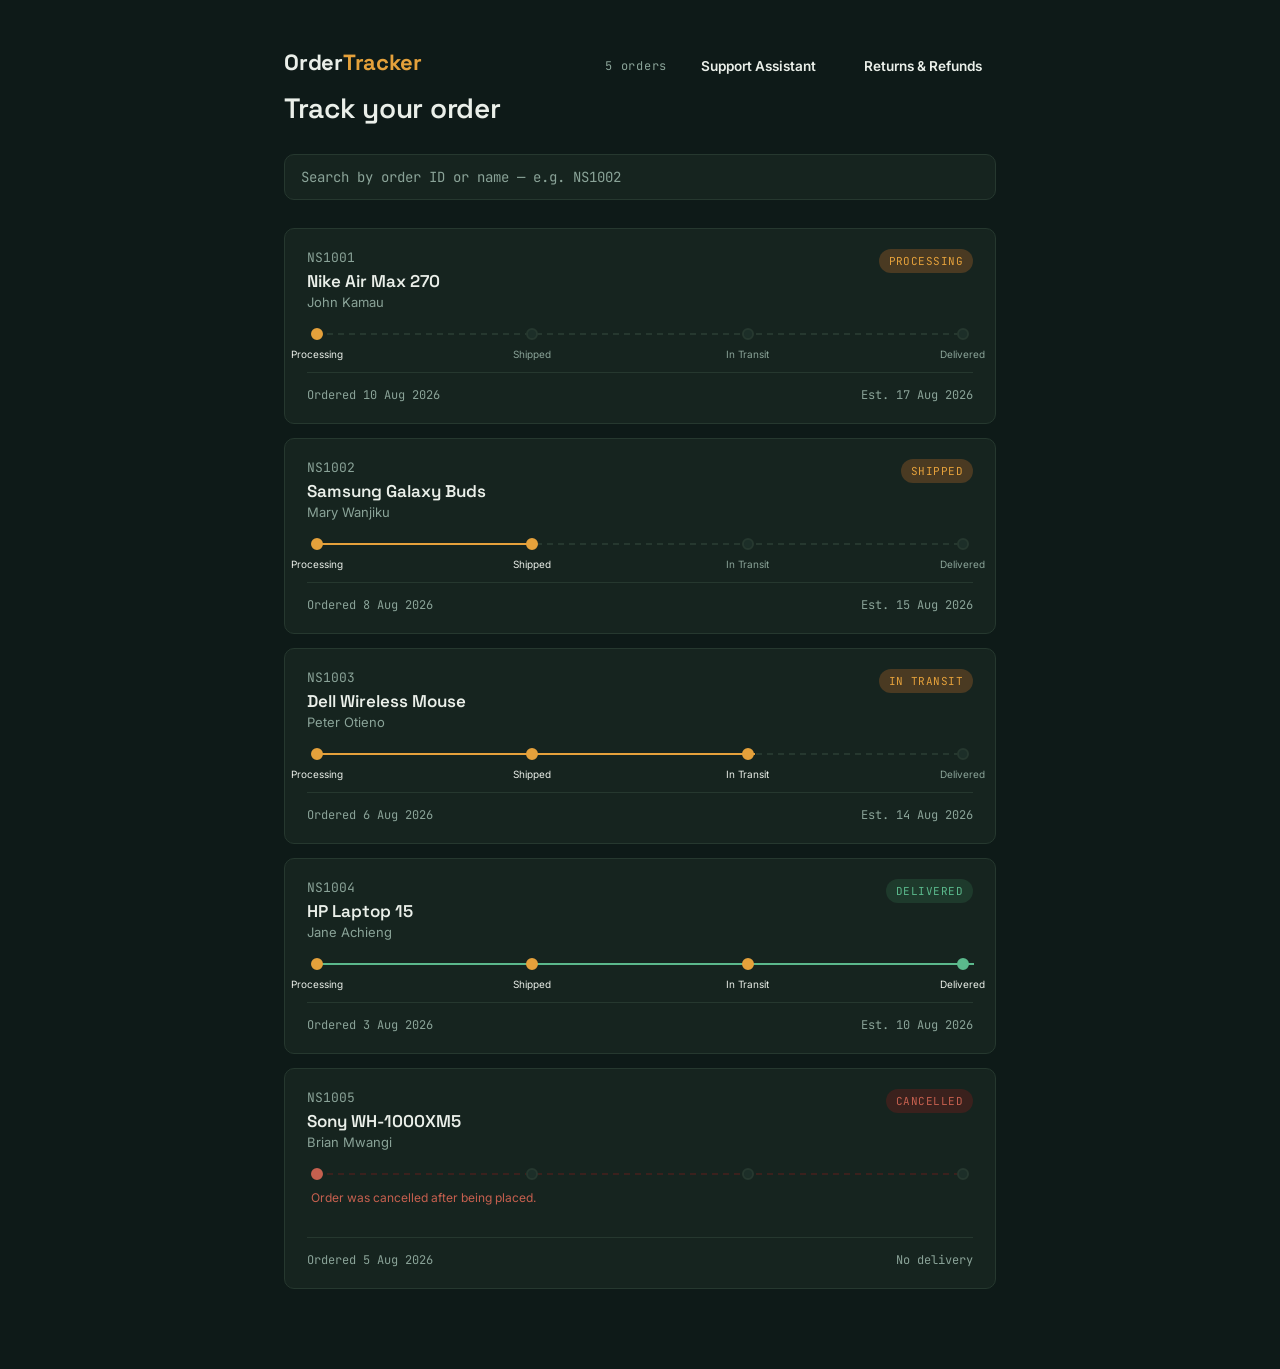
<file: frontend/index.html>
<!DOCTYPE html>
<html lang="en">
<head>
  <meta charset="UTF-8">
  <meta name="viewport" content="width=device-width, initial-scale=1.0">

  <title>Order Tracker</title>

  <link rel="preconnect" href="https://fonts.googleapis.com">

  <link
    href="https://fonts.googleapis.com/css2?family=Space+Grotesk:wght@500;600;700&family=Inter:wght@400;500;600&family=JetBrains+Mono:wght@400;500&display=swap"
    rel="stylesheet"
  >

  <link rel="stylesheet" href="style.css">
</head>

<body>

  <div class="wrap">

    <header>
  <div class="brand">Order<span>Tracker</span></div>

  <div class="header-right">
    <div class="eyebrow" id="order-count"></div>

    <a href="north-star-order-dashboard/index.html" class="nav-link">
      Support Assistant
    </a>

    <a href="returns-refunds/index.html" class="nav-link">
      Returns & Refunds
    </a>
  </div>
</header>

    <h1>Track your order</h1>

    <div class="search-row">
      <input
        id="search"
        type="text"
        placeholder="Search by order ID or name — e.g. NS1002"
        autocomplete="off"
      >
    </div>

    <div id="order-list">
      <div class="skeleton"></div>
      <div class="skeleton"></div>
      <div class="skeleton"></div>
    </div>

  </div>

  <script src="script.js"></script>

</body>
</html>
</file>
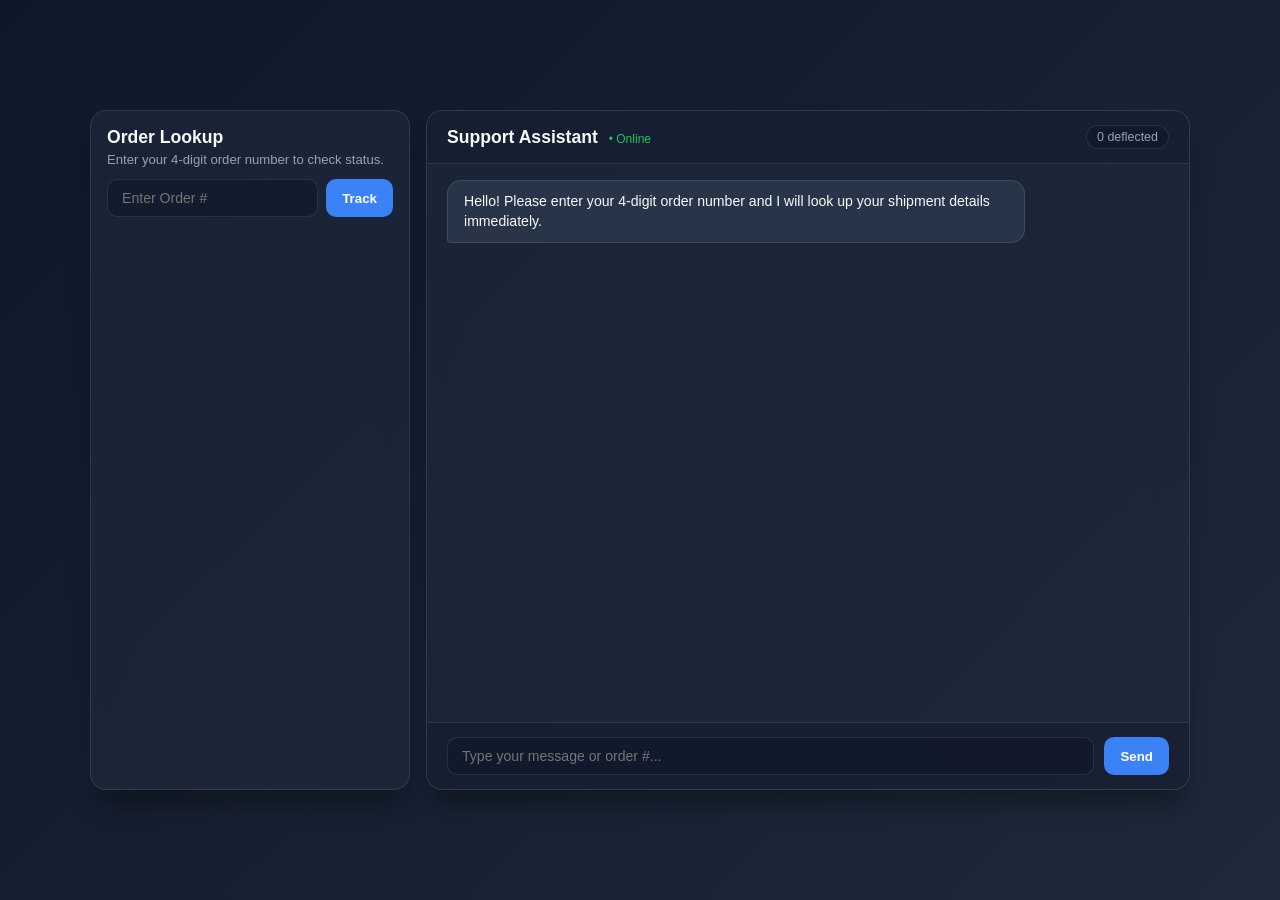
<file: north star order dashboard/index.html>
<!DOCTYPE html>
<html lang="en">
<head>
  <meta charset="UTF-8">
  <meta name="viewport" content="width=device-width, initial-scale=1.0">
  <title>Order Tracking & Customer Support</title>
  <link rel="stylesheet" href="style.css">
</head>
<body>

  <div class="main-container">
    
    <!-- Panel 1: Tracker -->
    <aside class="lookup-box-wrapper">
      <div class="panel-header">
        <h3>Order Lookup</h3>
        <p>Enter your 4-digit order number to check status.</p>
      </div>

      <div class="lookup-form">
        <input type="text" id="order-input" placeholder="Enter Order #" maxlength="4">
        <button id="lookup-btn">Track</button>
      </div>

      <div id="direct-result" class="direct-result-container">
        <!-- Status card renders here when a user inputs their order -->
      </div>
    </aside>

    <!-- Panel 2: Chatbot Support -->
    <main class="chat-wrapper">
      <header class="chat-header">
        <div>
          <h2>Support Assistant <span class="online-status">• Online</span></h2>
        </div>
        <div id="deflection-count" class="deflection-counter">0 deflected</div>
      </header>

      <section id="chat-messages" class="chat-messages">
        <div class="message bot-message">
          <div class="message-content">
            Hello! Please enter your 4-digit order number and I will look up your shipment details immediately.
          </div>
        </div>
      </section>

      <footer class="chat-footer">
        <input type="text" id="chat-input" placeholder="Type your message or order #...">
        <button id="send-btn">Send</button>
      </footer>
    </main>

  </div>

  <!-- Live Map Modal -->
  <div id="map-modal" class="modal-overlay">
    <div class="modal-content">
      <div class="modal-header">
        <h3>Live Shipment Location</h3>
        <span id="close-modal" class="close-btn">&times;</span>
      </div>
      <div class="map-graphic">
        <div class="map-pin">Distribution Center</div>
        <div class="map-route-line"></div>
        <div class="map-pin" style="background: #3b82f6; color: #fff;">Delivery Hub</div>
      </div>
      <div class="map-details">
        <p>Your package is currently en route between sorting facilities.</p>
      </div>
    </div>
  </div>

  <!-- Return / Refund Modal -->
  <div id="refund-modal" class="modal-overlay">
    <div class="modal-content">
      <div class="modal-header">
        <h3>Return or Refund Request</h3>
        <span id="close-refund-modal" class="close-btn">&times;</span>
      </div>
      <div class="modal-body">
        <p style="font-size: 0.88rem; color: var(--text-muted); margin-bottom: 12px;">
          Please select the reason for your request for <strong id="modal-order-id" style="color: var(--text-main);">Order</strong>:
        </p>
        <select id="refund-reason-select" style="width: 100%; padding: 10px; background: rgba(15, 23, 42, 0.8); border: 1px solid var(--card-border); border-radius: 8px; color: var(--text-main); font-size: 0.88rem; margin-bottom: 16px; outline: none;">
          <option value="">-- Choose a reason --</option>
          <option value="item_damaged">Item arrived damaged or broken</option>
          <option value="wrong_item">Received wrong item or size</option>
          <option value="delayed_delivery">Delivery took longer than expected</option>
          <option value="no_reason">I don't have a specific reason / Prefer human assistance</option>
        </select>
        <button id="submit-refund-btn" style="width: 100%; padding: 10px; font-size: 0.88rem;">Process Request</button>
      </div>
    </div>
  </div>

  <script src="script.js"></script>
</body>
</html>
</file>
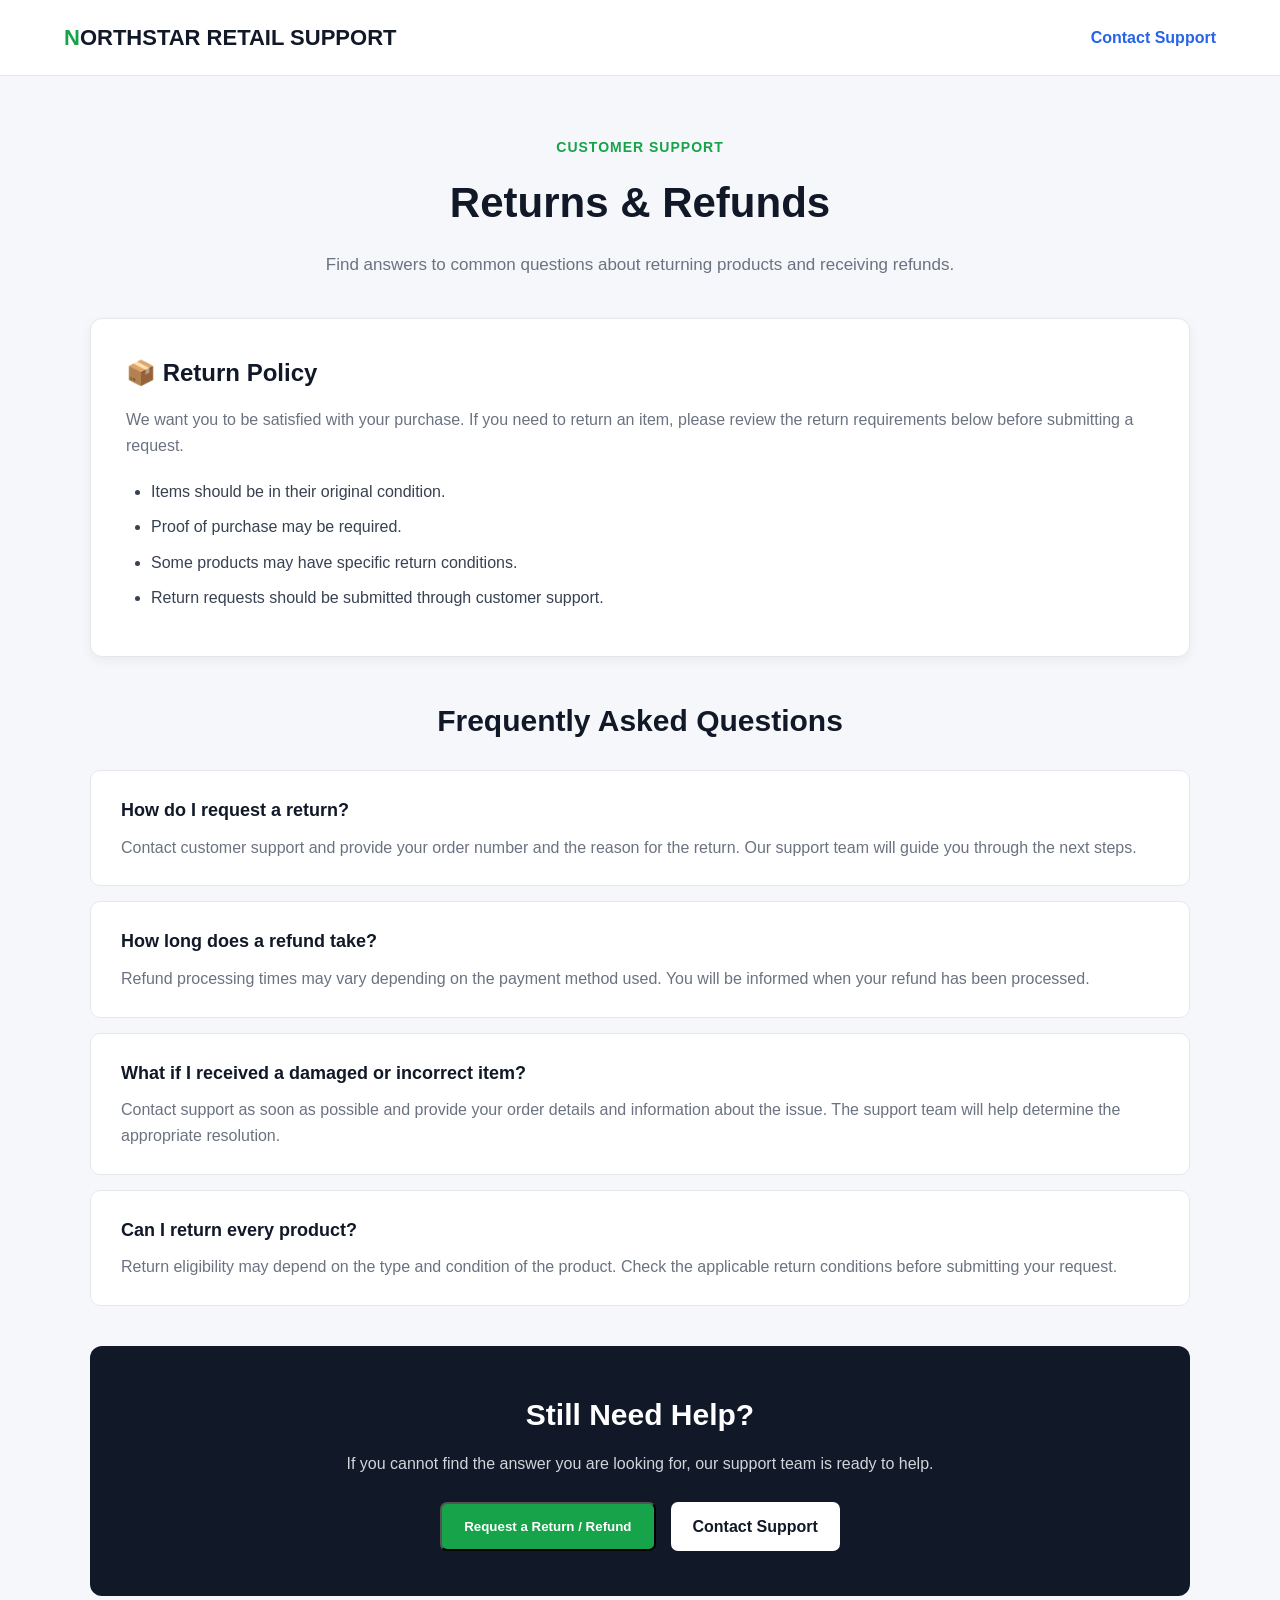
<file: returns-refunds/index.html>
<!DOCTYPE html>
<html lang="en">

<head>
    <meta charset="UTF-8">
    <meta name="viewport" content="width=device-width, initial-scale=1.0">

    <title>Returns & Refunds | Northstar Retail AI</title>

    <link rel="stylesheet" href="style.css">
</head>

<body>

    <!-- Return Request Modal -->
    <div id="return-modal" class="return-modal">

        <div class="returns-card">

            <button type="button" class="close-return" id="close-return-form">
                &times;
            </button>

            <h2>Request a Return</h2>

            <p class="subtitle">
                Fill out the form below to start your return process.
            </p>

            <form id="return-request-form">

                <div class="form-group">

                    <label for="order-id">Order Number</label>

                    <input
                        type="text"
                        id="order-id"
                        name="order-id"
                        placeholder="e.g., NS1001"
                        required
                    >

                </div>

                <div class="form-group">

                    <label for="reason">Reason for Return</label>

                    <select id="reason" name="reason" required>

                        <option value="" disabled selected>
                            Select a reason...
                        </option>

                        <option value="damaged">
                            Item arrived damaged
                        </option>

                        <option value="wrong-size">
                            Wrong size / fit
                        </option>

                        <option value="changed-mind">
                            Changed my mind
                        </option>

                        <option value="not-as-described">
                            Not as described
                        </option>

                    </select>

                </div>

                <button type="submit" class="submit-btn">
                    Submit Return Request
                </button>

            </form>

        </div>

    </div>


    <!-- Header -->
    <header class="header">

        <div class="logo">
            NORTHSTAR RETAIL SUPPORT
        </div>

        <a href="#" class="support-link">
            Contact Support
        </a>

    </header>


    <!-- Main Content -->
    <main class="container">

        <!-- Introduction -->
        <section class="intro">

            <p class="label">
                CUSTOMER SUPPORT
            </p>

            <h1>
                Returns & Refunds
            </h1>

            <p>
                Find answers to common questions about returning
                products and receiving refunds.
            </p>

        </section>


        <!-- Return Policy -->
        <section class="policy-card">

            <h2>
                📦 Return Policy
            </h2>

            <p>
                We want you to be satisfied with your purchase.
                If you need to return an item, please review the
                return requirements below before submitting a request.
            </p>

            <ul>

                <li>
                    Items should be in their original condition.
                </li>

                <li>
                    Proof of purchase may be required.
                </li>

                <li>
                    Some products may have specific return conditions.
                </li>

                <li>
                    Return requests should be submitted through customer support.
                </li>

            </ul>

        </section>


        <!-- Frequently Asked Questions -->
        <section class="faq-section">

            <h2>
                Frequently Asked Questions
            </h2>


            <div class="faq-card">

                <h3>
                    How do I request a return?
                </h3>

                <p>
                    Contact customer support and provide your order
                    number and the reason for the return. Our support
                    team will guide you through the next steps.
                </p>

            </div>


            <div class="faq-card">

                <h3>
                    How long does a refund take?
                </h3>

                <p>
                    Refund processing times may vary depending on the
                    payment method used. You will be informed when
                    your refund has been processed.
                </p>

            </div>


            <div class="faq-card">

                <h3>
                    What if I received a damaged or incorrect item?
                </h3>

                <p>
                    Contact support as soon as possible and provide
                    your order details and information about the issue.
                    The support team will help determine the appropriate
                    resolution.
                </p>

            </div>


            <div class="faq-card">

                <h3>
                    Can I return every product?
                </h3>

                <p>
                    Return eligibility may depend on the type and
                    condition of the product. Check the applicable
                    return conditions before submitting your request.
                </p>

            </div>

        </section>


        <!-- Still Need Help -->
        <section class="help-section">

            <h2>
                Still Need Help?
            </h2>

            <p>
                If you cannot find the answer you are looking for,
                our support team is ready to help.
            </p>


            <div class="help-buttons">

                <button
                    type="button"
                    class="btn-primary"
                    id="open-return-form"
                >
                    Request a Return / Refund
                </button>


                <a
                    href="#"
                    class="btn-secondary"
                >
                    Contact Support
                </a>

            </div>

        </section>

    </main>


    <!-- JavaScript -->
    <script src="script.js"></script>

</body>

</html>
</file>
<file: frontend/style.css>
:root {
  --bg: #0E1A18;
  --surface: #16241F;
  --surface-raised: #1C2E28;
  --line: #26382F;
  --text: #EAEFE9;
  --text-muted: #8AA398;
  --amber: #E5A13B;
  --amber-dim: #4A3A22;
  --green: #5BB98C;
  --green-dim: #1E3A2C;
  --red: #C6604F;
  --red-dim: #3A211D;
  --radius: 10px;
}

* {
  box-sizing: border-box;
}


.header-right {
  display: flex;
  align-items: center;
  gap: 20px;
}

.nav-link {
  text-decoration: none;
  color: var(--text-main);
  font-size: 0.85rem;
  font-weight: 600;
  padding: 8px 14px;
  border: 1px solid var(--card-border);
  border-radius: 8px;
  transition: 0.2s ease;
}

.nav-link:hover {
  background: rgba(59, 130, 246, 0.12);
  border-color: #3b82f6;
  color: #3b82f6;
}

body {
  margin: 0;
  background: var(--bg);
  color: var(--text);
  font-family: 'Inter', sans-serif;
  -webkit-font-smoothing: antialiased;
}

.wrap {
  max-width: 760px;
  margin: 0 auto;
  padding: 48px 24px 80px;
}

header {
  display: flex;
  align-items: baseline;
  justify-content: space-between;
  margin-bottom: 8px;
  flex-wrap: wrap;
  gap: 8px;
}

.brand {
  font-family: 'Space Grotesk', sans-serif;
  font-weight: 700;
  font-size: 22px;
  letter-spacing: -0.01em;
}

.brand span {
  color: var(--amber);
}

.eyebrow {
  font-family: 'JetBrains Mono', monospace;
  font-size: 12px;
  color: var(--text-muted);
  letter-spacing: 0.06em;
}

h1 {
  font-family: 'Space Grotesk', sans-serif;
  font-size: 28px;
  font-weight: 600;
  margin: 4px 0 28px;
  letter-spacing: -0.01em;
}

.search-row {
  display: flex;
  gap: 10px;
  margin-bottom: 28px;
}

#search {
  flex: 1;
  background: var(--surface);
  border: 1px solid var(--line);
  border-radius: var(--radius);
  padding: 13px 16px;
  color: var(--text);
  font-family: 'JetBrains Mono', monospace;
  font-size: 14px;
  outline: none;
  transition: border-color 0.15s ease;
}

#search::placeholder {
  color: var(--text-muted);
}

#search:focus {
  border-color: var(--amber);
}

#order-list {
  display: flex;
  flex-direction: column;
  gap: 14px;
}

.card {
  background: var(--surface);
  border: 1px solid var(--line);
  border-radius: var(--radius);
  padding: 20px 22px;
  animation: rise 0.35s ease both;
}

@keyframes rise {
  from {
    opacity: 0;
    transform: translateY(6px);
  }

  to {
    opacity: 1;
    transform: translateY(0);
  }
}

.card-top {
  display: flex;
  justify-content: space-between;
  align-items: flex-start;
  margin-bottom: 18px;
  gap: 12px;
}

.order-id {
  font-family: 'JetBrains Mono', monospace;
  font-size: 13px;
  color: var(--text-muted);
  margin-bottom: 4px;
}

.product {
  font-family: 'Space Grotesk', sans-serif;
  font-weight: 600;
  font-size: 17px;
}

.customer {
  font-size: 13px;
  color: var(--text-muted);
  margin-top: 2px;
}

.pill {
  font-family: 'JetBrains Mono', monospace;
  font-size: 11px;
  letter-spacing: 0.04em;
  text-transform: uppercase;
  padding: 5px 10px;
  border-radius: 100px;
  white-space: nowrap;
}

.pill.Processing {
  background: var(--amber-dim);
  color: var(--amber);
}

.pill.Shipped,
.pill.InTransit {
  background: var(--amber-dim);
  color: var(--amber);
}

.pill.Delivered {
  background: var(--green-dim);
  color: var(--green);
}

.pill.Cancelled {
  background: var(--red-dim);
  color: var(--red);
}

.route {
  position: relative;
  display: flex;
  justify-content: space-between;
  margin: 6px 4px 10px;
}

.route::before {
  content: "";
  position: absolute;
  top: 5px;
  left: 5px;
  right: 5px;
  height: 2px;
  background: repeating-linear-gradient(
    90deg,
    var(--line) 0 6px,
    transparent 6px 11px
  );
}

.route.is-cancelled::before {
  background: repeating-linear-gradient(
    90deg,
    var(--red-dim) 0 6px,
    transparent 6px 11px
  );
}

.route-fill {
  position: absolute;
  top: 5px;
  left: 5px;
  height: 2px;
  background: var(--amber);
  transition: width 0.5s ease;
}

.route-fill.done {
  background: var(--green);
}

.stage {
  position: relative;
  z-index: 1;
  display: flex;
  flex-direction: column;
  align-items: center;
  gap: 8px;
  width: 12px;
}

.dot {
  width: 12px;
  height: 12px;
  border-radius: 50%;
  background: var(--surface-raised);
  border: 2px solid var(--line);
}

.stage.reached .dot {
  border-color: var(--amber);
  background: var(--amber);
}

.stage.reached.final .dot {
  border-color: var(--green);
  background: var(--green);
}

.stage-label {
  position: absolute;
  top: 20px;
  font-size: 10px;
  color: var(--text-muted);
  white-space: nowrap;
  left: 50%;
  transform: translateX(-50%);
}

.stage.reached .stage-label {
  color: var(--text);
}

.cancel-note {
  font-size: 12px;
  color: var(--red);
  margin: 6px 4px 10px;
}

.meta-row {
  display: flex;
  justify-content: space-between;
  margin-top: 32px;
  padding-top: 14px;
  border-top: 1px solid var(--line);
  font-size: 12px;
  color: var(--text-muted);
  font-family: 'JetBrains Mono', monospace;
}

.skeleton {
  background: var(--surface);
  border: 1px solid var(--line);
  border-radius: var(--radius);
  height: 118px;
  position: relative;
  overflow: hidden;
}

.skeleton::after {
  content: "";
  position: absolute;
  inset: 0;
  background: linear-gradient(
    90deg,
    transparent,
    rgba(255, 255, 255, 0.04),
    transparent
  );
  animation: shimmer 1.3s infinite;
}

@keyframes shimmer {
  from {
    transform: translateX(-100%);
  }

  to {
    transform: translateX(100%);
  }
}

.empty {
  text-align: center;
  padding: 40px 0;
  color: var(--text-muted);
  font-size: 14px;
}

@media (max-width: 480px) {
  .stage-label {
    font-size: 9px;
  }
}
</file>
<file: north star order dashboard/style.css>
:root {
  --primary-color: #3b82f6;
  --primary-hover: #2563eb;
  --bg-gradient: linear-gradient(135deg, #0f172a 0%, #1e293b 100%);
  --card-bg: rgba(30, 41, 59, 0.7);
  --card-border: rgba(255, 255, 255, 0.1);
  --text-main: #f8fafc;
  --text-muted: #94a3b8;
  --bot-msg-bg: rgba(51, 65, 85, 0.6);
  --user-msg-bg: #3b82f6;
  --success-color: #22c55e;
  --warning-color: #f59e0b;
}

* {
  box-sizing: border-box;
  margin: 0;
  padding: 0;
  font-family: 'Inter', -apple-system, BlinkMacSystemFont, "Segoe UI", Roboto, sans-serif;
}

body {
  background: var(--bg-gradient);
  color: var(--text-main);
  height: 100vh;
  display: flex;
  justify-content: center;
  align-items: center;
  padding: 16px;
  overflow: hidden;
}

/* Main Layout Grid */
.main-container {
  display: grid;
  grid-template-columns: 320px 1fr;
  gap: 16px;
  width: 100%;
  max-width: 1100px;
  height: calc(100vh - 32px);
  max-height: 680px;
}

/* Container Panels */
.lookup-box-wrapper,
.chat-wrapper {
  background: var(--card-bg);
  backdrop-filter: blur(16px);
  -webkit-backdrop-filter: blur(16px);
  border: 1px solid var(--card-border);
  border-radius: 16px;
  box-shadow: 0 20px 25px -5px rgba(0, 0, 0, 0.3);
  min-height: 0;
}

/* Panel 1: Tracker */
.lookup-box-wrapper {
  padding: 16px;
  display: flex;
  flex-direction: column;
  gap: 12px;
  overflow-y: auto;
}

.panel-header h3 {
  font-size: 1.1rem;
  font-weight: 600;
  color: var(--text-main);
}

.panel-header p {
  font-size: 0.82rem;
  color: var(--text-muted);
  margin-top: 4px;
}

.lookup-form {
  display: flex;
  gap: 8px;
}

.lookup-form input,
.chat-footer input {
  flex: 1;
  padding: 10px 14px;
  background: rgba(15, 23, 42, 0.6);
  border: 1px solid var(--card-border);
  border-radius: 10px;
  color: var(--text-main);
  outline: none;
  font-size: 0.88rem;
  transition: all 0.2s ease;
}

.lookup-form input:focus,
.chat-footer input:focus {
  border-color: var(--primary-color);
  box-shadow: 0 0 0 3px rgba(59, 130, 246, 0.2);
}

button {
  background: var(--primary-color);
  color: #ffffff;
  border: none;
  border-radius: 10px;
  padding: 10px 16px;
  font-weight: 600;
  cursor: pointer;
  transition: all 0.2s ease;
}

button:hover {
  background: var(--primary-hover);
  transform: translateY(-1px);
}

.direct-result-container {
  flex: 1;
  overflow-y: auto;
}

.status-card {
  background: rgba(15, 23, 42, 0.5);
  border: 1px solid var(--card-border);
  border-radius: 12px;
  padding: 14px;
  font-size: 0.85rem;
  line-height: 1.4;
}

.status-card header {
  display: flex;
  justify-content: space-between;
  align-items: center;
  margin-bottom: 8px;
  font-weight: 600;
}

.badge {
  padding: 3px 8px;
  border-radius: 20px;
  font-size: 0.72rem;
  font-weight: 600;
}

.badge.in-transit {
  background: rgba(245, 158, 11, 0.15);
  color: var(--warning-color);
  border: 1px solid rgba(245, 158, 11, 0.3);
}

.badge.delivered {
  background: rgba(34, 197, 94, 0.15);
  color: var(--success-color);
  border: 1px solid rgba(34, 197, 94, 0.3);
}

/* Panel 2: Chatbot Support */
.chat-wrapper {
  display: flex;
  flex-direction: column;
  overflow: hidden;
  min-height: 0;
}

.chat-header {
  padding: 14px 20px;
  background: rgba(15, 23, 42, 0.4);
  border-bottom: 1px solid var(--card-border);
  display: flex;
  justify-content: space-between;
  align-items: center;
  flex-shrink: 0;
}

.chat-header h2 {
  font-size: 1.1rem;
  font-weight: 600;
}

.online-status {
  font-size: 0.75rem;
  color: var(--success-color);
  font-weight: 500;
  margin-left: 6px;
}

.deflection-counter {
  font-size: 0.78rem;
  color: var(--text-muted);
  background: rgba(15, 23, 42, 0.6);
  padding: 4px 10px;
  border-radius: 20px;
  border: 1px solid var(--card-border);
}

.chat-messages {
  flex: 1;
  padding: 16px 20px;
  overflow-y: auto;
  min-height: 0;
  display: flex;
  flex-direction: column;
  gap: 12px;
}

.message {
  display: flex;
  max-width: 80%;
}

.bot-message {
  align-self: flex-start;
}

.user-message {
  align-self: flex-end;
}

.message-content {
  padding: 10px 16px;
  border-radius: 14px;
  font-size: 0.88rem;
  line-height: 1.45;
}

.bot-message .message-content {
  background: var(--bot-msg-bg);
  border: 1px solid var(--card-border);
  color: var(--text-main);
  border-bottom-left-radius: 4px;
}

.user-message .message-content {
  background: var(--user-msg-bg);
  color: #ffffff;
  border-bottom-right-radius: 4px;
}

.chat-footer {
  padding: 14px 20px;
  border-top: 1px solid var(--card-border);
  display: flex;
  gap: 10px;
  background: rgba(15, 23, 42, 0.4);
  flex-shrink: 0;
}

/* Modals */
.modal-overlay {
  position: fixed;
  top: 0;
  left: 0;
  width: 100vw;
  height: 100vh;
  background: rgba(0, 0, 0, 0.75);
  backdrop-filter: blur(8px);
  display: none;
  justify-content: center;
  align-items: center;
  z-index: 1000;
}

.modal-content {
  background: #1e293b;
  border: 1px solid var(--card-border);
  border-radius: 16px;
  width: 90%;
  max-width: 500px;
  padding: 20px;
  box-shadow: 0 25px 50px -12px rgba(0, 0, 0, 0.5);
}

.modal-header {
  display: flex;
  justify-content: space-between;
  align-items: center;
  margin-bottom: 16px;
}

.close-btn {
  font-size: 1.4rem;
  cursor: pointer;
  color: var(--text-muted);
}

.close-btn:hover {
  color: var(--text-main);
}

.map-graphic {
  height: 180px;
  background: #0f172a;
  border-radius: 12px;
  position: relative;
  overflow: hidden;
  display: flex;
  align-items: center;
  justify-content: space-between;
  padding: 0 28px;
  margin-bottom: 14px;
  border: 1px solid var(--card-border);
}

.map-pin {
  background: #334155;
  color: var(--text-main);
  padding: 6px 10px;
  border-radius: 8px;
  font-size: 0.78rem;
  font-weight: 600;
  box-shadow: 0 4px 6px -1px rgba(0, 0, 0, 0.3);
  z-index: 2;
  border: 1px solid var(--card-border);
}

.map-route-line {
  position: absolute;
  left: 35px;
  right: 35px;
  height: 3px;
  background: var(--primary-color);
  z-index: 1;
}

.map-details {
  font-size: 0.85rem;
  color: var(--text-muted);
  line-height: 1.5;
}

@media (max-width: 820px) {
  .main-container {
    grid-template-columns: 1fr;
    height: auto;
    max-height: none;
  }
  body {
    height: auto;
    overflow: auto;
  }
}
</file>
<file: returns-refunds/style.css>
* {
    box-sizing: border-box;
    margin: 0;
    padding: 0;
}

body {
    font-family: Arial, Helvetica, sans-serif;
    background-color: #f5f7fa;
    color: #1f2937;
    line-height: 1.6;
}

a {
    text-decoration: none;
}

.container {
    width: 90%;
    max-width: 1100px;
    margin: 0 auto;
}


/* ================================
   HEADER
================================ */

.header {
    background-color: #ffffff;
    border-bottom: 1px solid #e5e7eb;
    padding: 20px 5%;
    display: flex;
    justify-content: space-between;
    align-items: center;
}

.logo {
    font-size: 22px;
    font-weight: bold;
    color: #111827;
}

.logo:first-letter {
    color: #16a34a;
}

.support-link {
    color: #2563eb;
    font-weight: 600;
}

.support-link:hover {
    text-decoration: underline;
}


/* ================================
   INTRODUCTION
================================ */

.intro {
    text-align: center;
    padding: 60px 20px 40px;
}

.intro .label {
    color: #16a34a;
    font-size: 14px;
    font-weight: bold;
    letter-spacing: 1px;
    margin-bottom: 10px;
}

.intro h1 {
    font-size: 42px;
    margin-bottom: 15px;
    color: #111827;
}

.intro p {
    max-width: 650px;
    margin: 0 auto;
    color: #6b7280;
    font-size: 17px;
}


/* ================================
   RETURN POLICY CARD
================================ */

.policy-card {
    background-color: #ffffff;
    padding: 35px;
    border-radius: 12px;
    border: 1px solid #e5e7eb;
    margin-bottom: 40px;
    box-shadow: 0 4px 12px rgba(0, 0, 0, 0.05);
}

.policy-card h2 {
    color: #111827;
    margin-bottom: 15px;
}

.policy-card p {
    color: #6b7280;
    margin-bottom: 20px;
}

.policy-card ul {
    padding-left: 25px;
}

.policy-card li {
    margin-bottom: 10px;
    color: #374151;
}


/* ================================
   FAQ SECTION
================================ */

.faq-section {
    margin-bottom: 40px;
}

.faq-section h2 {
    text-align: center;
    font-size: 30px;
    margin-bottom: 25px;
    color: #111827;
}

.faq-card {
    background-color: #ffffff;
    padding: 25px 30px;
    margin-bottom: 15px;
    border-radius: 10px;
    border: 1px solid #e5e7eb;
    transition: 0.2s ease;
}

.faq-card:hover {
    box-shadow: 0 4px 12px rgba(0, 0, 0, 0.08);
}

.faq-card h3 {
    font-size: 18px;
    color: #111827;
    margin-bottom: 10px;
}

.faq-card p {
    color: #6b7280;
}


/* ================================
   STILL NEED HELP SECTION
================================ */

.help-section {
    background-color: #111827;
    color: #ffffff;
    text-align: center;
    padding: 45px 30px;
    border-radius: 12px;
    margin-bottom: 60px;
}

.help-section h2 {
    font-size: 30px;
    margin-bottom: 12px;
}

.help-section p {
    color: #d1d5db;
    max-width: 600px;
    margin: 0 auto 25px;
}


/* ================================
   BUTTONS
================================ */

.help-buttons {
    display: flex;
    justify-content: center;
    gap: 15px;
    flex-wrap: wrap;
}

.btn-primary,
.btn-secondary {
    display: inline-block;
    padding: 12px 22px;
    border-radius: 7px;
    font-weight: bold;
    transition: 0.2s ease;
}

.btn-primary {
    background-color: #16a34a;
    color: #ffffff;
}

.btn-primary:hover {
    background-color: #15803d;
}

.btn-secondary {
    background-color: #ffffff;
    color: #111827;
}

.btn-secondary:hover {
    background-color: #e5e7eb;
}


/* ================================
   MOBILE RESPONSIVENESS
================================ */

@media (max-width: 700px) {

    .header {
        padding: 18px 5%;
    }

    .logo {
        font-size: 18px;
    }

    .support-link {
        font-size: 14px;
    }

    .intro {
        padding: 40px 15px 30px;
    }

    .intro h1 {
        font-size: 32px;
    }

    .intro p {
        font-size: 15px;
    }

    .policy-card {
        padding: 25px 20px;
    }

    .faq-card {
        padding: 20px;
    }

    .help-section {
        padding: 35px 20px;
    }

    .help-section h2 {
        font-size: 25px;
    }

    .btn-primary,
    .btn-secondary {
        width: 100%;
        text-align: center;
    }
}




/* Return Request Modal (return card styling) */

.return-modal {
    display: none;
    position: fixed;
    inset: 0;
    background: rgba(0, 0, 0, 0.65);
    justify-content: center;
    align-items: center;
    padding: 20px;
    z-index: 1000;
}

.return-modal.active {
    display: flex;
}

.returns-card {
    position: relative;
    background: #ffffff;
    padding: 2rem;
    border-radius: 12px;
    box-shadow: 0 8px 30px rgba(0, 0, 0, 0.2);
    width: 100%;
    max-width: 400px;
}

.returns-card h2 {
    margin-bottom: 0.5rem;
    color: #2c3e50;
}

.returns-card p.subtitle {
    color: #7f8c8d;
    font-size: 0.9rem;
    margin-bottom: 1.5rem;
}

.form-group {
    margin-bottom: 1.2rem;
}

.form-group label {
    display: block;
    margin-bottom: 0.4rem;
    font-weight: 600;
    color: #34495e;
    font-size: 0.9rem;
}

.form-group input,
.form-group select {
    width: 100%;
    padding: 0.75rem;
    border: 1px solid #ccd1d1;
    border-radius: 6px;
    box-sizing: border-box;
    font-size: 1rem;
}

.form-group input:focus,
.form-group select:focus {
    outline: none;
    border-color: #3498db;
    box-shadow: 0 0 0 2px rgba(52, 152, 219, 0.2);
}

.submit-btn {
    width: 100%;
    padding: 0.75rem;
    background-color: #3498db;
    color: white;
    border: none;
    border-radius: 6px;
    font-size: 1rem;
    font-weight: bold;
    cursor: pointer;
}

.submit-btn:hover {
    background-color: #2980b9;
}

.close-return {
    position: absolute;
    top: 12px;
    right: 15px;
    border: none;
    background: none;
    font-size: 1.8rem;
    color: #7f8c8d;
    cursor: pointer;
}

.close-return:hover {
    color: #2c3e50;
}
</file>
